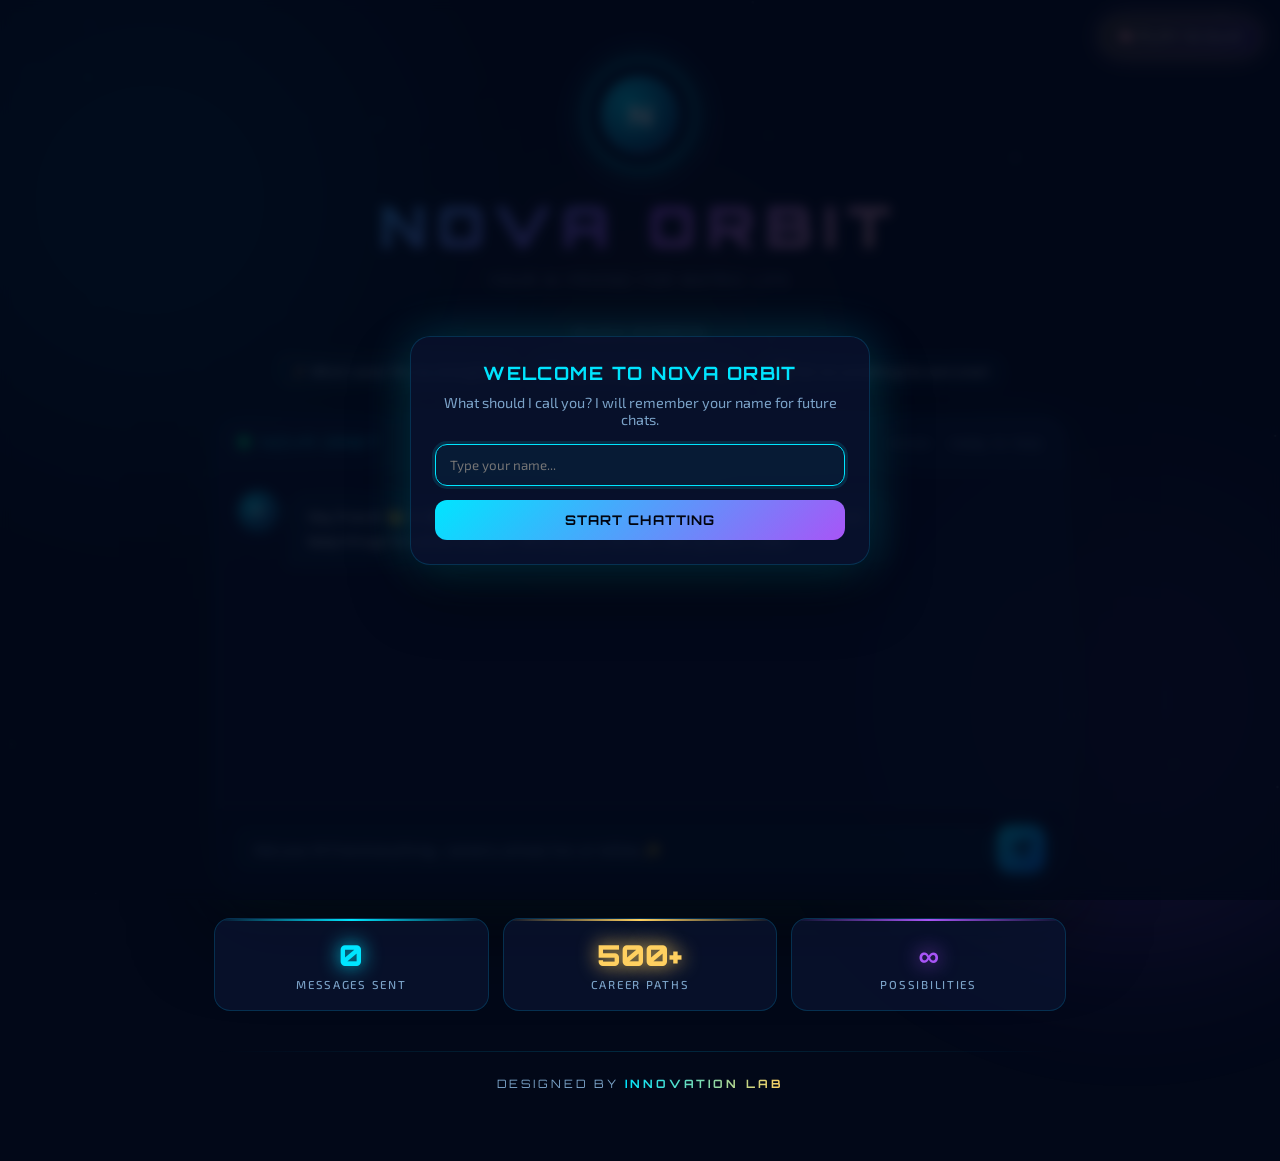
<file: index.html>
<!DOCTYPE html>
<html lang="en">
<head>
  <meta charset="UTF-8" />
  <meta name="viewport" content="width=device-width, initial-scale=1.0" />
  <title>NOVA Orbit</title>
  <meta http-equiv="refresh" content="0; url=./nova-ai-friend.html" />
  <script>
    window.location.replace('./nova-ai-friend.html');
  </script>
</head>
<body>
  <p>Redirecting to NOVA Orbit...</p>
</body>
</html>
</file>
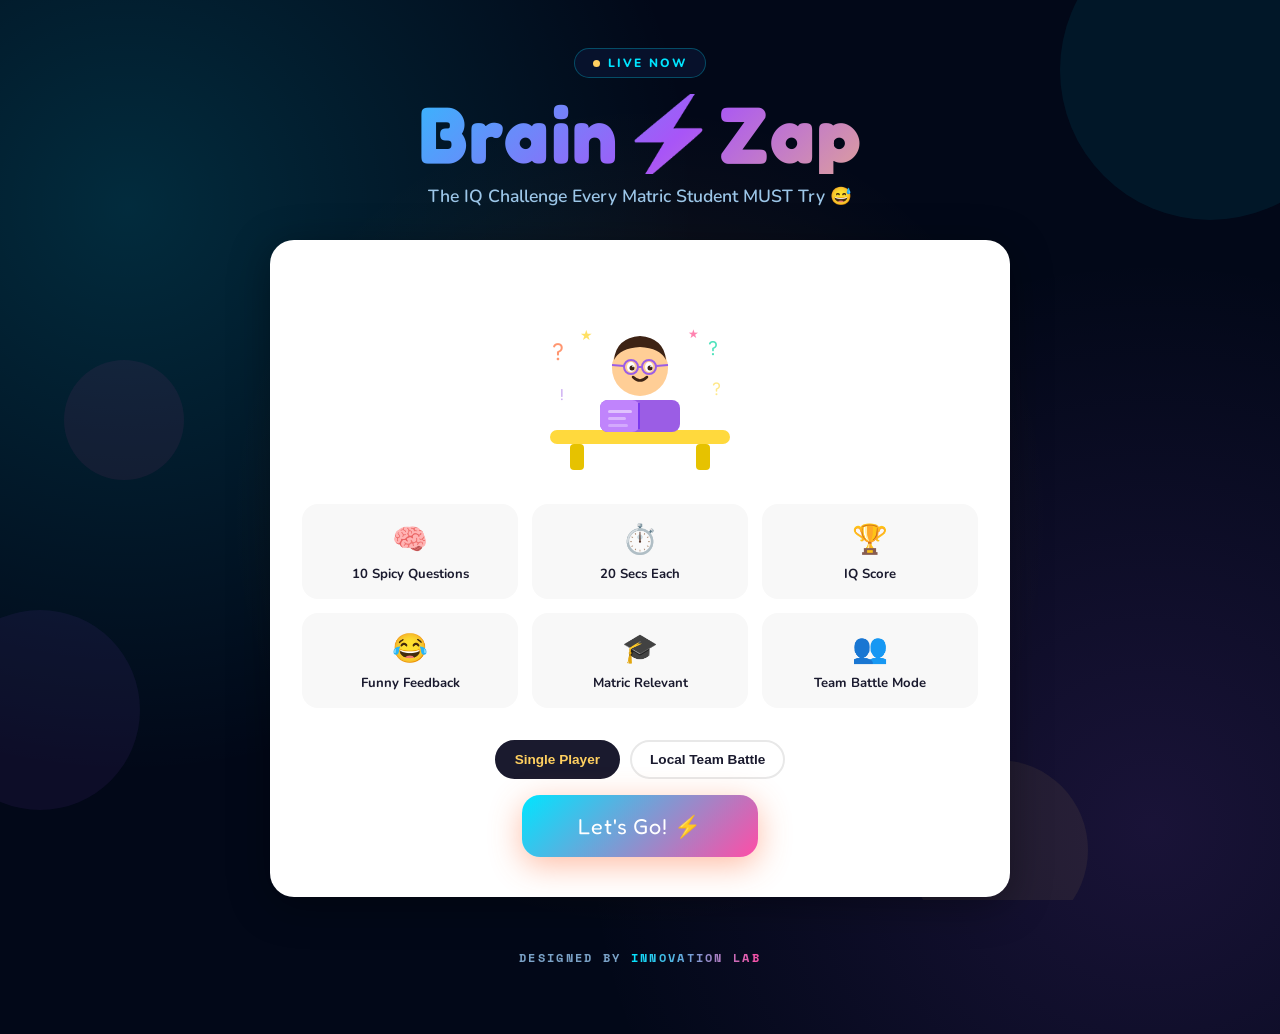
<file: iq-quiz-game.html>
<!DOCTYPE html>
<html lang="en">
<head>
<meta charset="UTF-8"/>
<meta name="viewport" content="width=device-width, initial-scale=1.0"/>
<title>BrainZap IQ – Matric Edition</title>
<link href="https://fonts.googleapis.com/css2?family=Fredoka+One&family=Nunito:wght@400;600;700;800;900&family=Space+Mono:wght@700&display=swap" rel="stylesheet"/>
<style>
  :root {
    --bg: #020818;
    --yellow: #ffd060;
    --orange: #00e5ff;
    --pink: #ff4da6;
    --teal: #00e5ff;
    --purple: #a855f7;
    --blue: #00b8ff;
    --dark: #1a1a2e;
    --card: #ffffff;
    --radius: 24px;
    --shadow: 0 8px 40px rgba(0,0,0,0.35);
  }

  * { margin:0; padding:0; box-sizing:border-box; }

  body {
    background: var(--bg);
    background-image:
      radial-gradient(circle at 10% 20%, rgba(0,229,255,0.16) 0%, transparent 40%),
      radial-gradient(circle at 90% 80%, rgba(168,85,247,0.14) 0%, transparent 40%),
      radial-gradient(circle at 50% 50%, rgba(255,208,96,0.10) 0%, transparent 50%);
    min-height: 100vh;
    font-family: 'Nunito', sans-serif;
    overflow-x: hidden;
  }

  /* ── Floating Shapes Background ── */
  .shape-bg { position:fixed; inset:0; pointer-events:none; z-index:0; overflow:hidden; }
  .shape {
    position:absolute;
    border-radius:50%;
    opacity:0.07;
    animation: floaty 8s ease-in-out infinite alternate;
  }
  .s1{width:300px;height:300px;background:var(--orange);top:-80px;right:-80px;animation-delay:0s;}
  .s2{width:200px;height:200px;background:var(--purple);bottom:10%;left:-60px;animation-delay:-3s;}
  .s3{width:180px;height:180px;background:var(--yellow);bottom:-40px;right:15%;animation-delay:-6s;}
  .s4{width:120px;height:120px;background:var(--pink);top:40%;left:5%;animation-delay:-2s;}
  @keyframes floaty {
    from{transform:translate(0,0) rotate(0deg);}
    to{transform:translate(20px,30px) rotate(15deg);}
  }

  /* ── Wrapper ── */
  .wrapper {
    position:relative; z-index:1;
    max-width:780px;
    margin:0 auto;
    padding:0 20px 60px;
  }

  /* ── Header ── */
  header {
    text-align:center;
    padding:48px 0 32px;
    animation: popIn 0.7s cubic-bezier(0.34,1.56,0.64,1) both;
  }

  .header-pill {
    display:inline-flex;
    align-items:center;
    gap:8px;
    background:rgba(10,20,50,0.75);
    color:var(--orange);
    border:1px solid rgba(0,229,255,0.28);
    padding:6px 18px;
    border-radius:999px;
    font-size:0.75rem;
    font-weight:800;
    letter-spacing:0.18em;
    text-transform:uppercase;
    margin-bottom:16px;
  }
  .header-pill .dot {
    width:7px;height:7px;border-radius:50%;background:var(--yellow);
    animation:pulse-dot 1.5s ease infinite;
  }
  @keyframes pulse-dot {
    0%,100%{transform:scale(1);opacity:1;}
    50%{transform:scale(1.5);opacity:0.6;}
  }

  h1 {
    font-family:'Fredoka One',cursive;
    font-size:clamp(2.8rem,8vw,5rem);
    background:linear-gradient(135deg,var(--orange) 0%,var(--purple) 55%,var(--yellow) 100%);
    -webkit-background-clip:text;
    -webkit-text-fill-color:transparent;
    background-clip:text;
    line-height:1;
    letter-spacing:0.02em;
  }
  h1 span.zap { color:var(--orange); display:inline-block; animation:wiggle 2s ease-in-out infinite; }
  @keyframes wiggle {
    0%,90%,100%{transform:rotate(0deg);}
    92%{transform:rotate(-6deg);}
    96%{transform:rotate(6deg);}
  }

  .subtitle {
    font-size:1.1rem;
    color:#9cc6e8;
    margin-top:10px;
    font-weight:600;
  }

  /* ── Score / Timer bar ── */
  .hud {
    display:flex;
    gap:14px;
    margin:0 0 24px;
    animation: slideIn 0.6s ease 0.3s both;
  }
  .hud-card {
    flex:1;
    background:var(--card);
    border-radius:16px;
    padding:14px 20px;
    display:flex;
    align-items:center;
    gap:12px;
    box-shadow: var(--shadow);
    border: 2px solid transparent;
  }
  .hud-card.timer-card { border-color:var(--orange); }
  .hud-card.score-card { border-color:var(--teal); }
  .hud-card.q-card { border-color:var(--purple); }
  .hud-icon { font-size:1.6rem; }
  .hud-label { font-size:0.7rem; text-transform:uppercase; letter-spacing:0.12em; color:#999; font-weight:700; }
  .hud-val {
    font-family:'Space Mono',monospace;
    font-size:1.4rem;
    font-weight:700;
    color:var(--dark);
    line-height:1;
  }
  .hud-val.timer-val { color:var(--orange); }
  .hud-val.score-val { color:var(--teal); }
  .hud-val.q-val    { color:var(--purple); }

  /* progress bar */
  .progress-wrap {
    height:8px;
    background:#e8e8e8;
    border-radius:999px;
    margin-bottom:24px;
    overflow:hidden;
  }
  .progress-fill {
    height:100%;
    background:linear-gradient(90deg,var(--teal),var(--blue));
    border-radius:999px;
    transition:width 0.5s cubic-bezier(0.34,1.2,0.64,1);
    position:relative;
  }
  .progress-fill::after {
    content:'';
    position:absolute;
    right:0;top:0;bottom:0;
    width:20px;
    background:linear-gradient(90deg,transparent,rgba(255,255,255,0.6));
    animation:shimmer 1.5s ease infinite;
  }
  @keyframes shimmer{from{opacity:0;}50%{opacity:1;}to{opacity:0;}}

  /* ── Question Card ── */
  #quiz-area { animation: popIn 0.5s cubic-bezier(0.34,1.4,0.64,1) both; }

  .q-card {
    background:var(--card);
    border-radius:var(--radius);
    padding:32px;
    box-shadow:var(--shadow);
    margin-bottom:20px;
    position:relative;
    overflow:hidden;
    border:2px solid #f0f0f0;
  }
  .q-card::before {
    content:'';
    position:absolute;
    top:0;left:0;right:0;
    height:5px;
    background:var(--qcolor,var(--yellow));
    border-radius:var(--radius) var(--radius) 0 0;
  }

  .q-category {
    display:inline-flex;
    align-items:center;
    gap:6px;
    font-size:0.72rem;
    font-weight:800;
    text-transform:uppercase;
    letter-spacing:0.15em;
    padding:4px 12px;
    border-radius:999px;
    margin-bottom:14px;
    background:rgba(0,0,0,0.06);
    color:#555;
  }

  /* Illustration area */
  .illustration {
    display:flex;
    justify-content:center;
    margin:16px 0 20px;
  }
  .illustration svg { filter:drop-shadow(0 8px 20px rgba(0,0,0,0.12)); }

  .q-text {
    font-family:'Fredoka One',cursive;
    font-size:clamp(1.25rem,3vw,1.65rem);
    color:var(--dark);
    line-height:1.35;
    text-align:center;
    margin-bottom:28px;
  }

  /* options grid */
  .options {
    display:grid;
    grid-template-columns:1fr 1fr;
    gap:12px;
  }
  .opt-btn {
    background:#f8f8f8;
    border:2.5px solid #e8e8e8;
    border-radius:16px;
    padding:14px 18px;
    font-family:'Nunito',sans-serif;
    font-size:0.95rem;
    font-weight:700;
    color:var(--dark);
    cursor:pointer;
    transition:all 0.2s;
    text-align:left;
    position:relative;
    overflow:hidden;
    display:flex;
    align-items:center;
    gap:10px;
    line-height:1.3;
  }
  .opt-letter {
    min-width:30px;height:30px;
    border-radius:50%;
    background:var(--dark);
    color:#fff;
    display:flex;align-items:center;justify-content:center;
    font-size:0.78rem;
    font-weight:800;
    font-family:'Space Mono',monospace;
    flex-shrink:0;
    transition:background 0.2s;
  }
  .opt-btn:hover:not(:disabled) {
    border-color:var(--blue);
    background:#fff;
    transform:translateY(-3px);
    box-shadow:0 6px 24px rgba(76,201,240,0.25);
  }
  .opt-btn:hover:not(:disabled) .opt-letter { background:var(--blue); }
  .opt-btn:active:not(:disabled) { transform:translateY(-1px); }

  .opt-btn.correct {
    background:#e6fff5;
    border-color:var(--teal);
    animation:correct-flash 0.5s ease;
  }
  .opt-btn.correct .opt-letter { background:var(--teal); }
  .opt-btn.wrong {
    background:#fff0f5;
    border-color:var(--pink);
    animation:shake 0.5s ease;
  }
  .opt-btn.wrong .opt-letter { background:var(--pink); }
  .opt-btn:disabled { cursor:default; }

  @keyframes correct-flash {
    0%{transform:scale(1);}
    30%{transform:scale(1.04);}
    100%{transform:scale(1);}
  }
  @keyframes shake {
    0%,100%{transform:translateX(0);}
    20%{transform:translateX(-6px);}
    40%{transform:translateX(6px);}
    60%{transform:translateX(-4px);}
    80%{transform:translateX(4px);}
  }

  /* feedback pill */
  .feedback-pill {
    margin-top:18px;
    padding:12px 20px;
    border-radius:14px;
    font-size:0.9rem;
    font-weight:700;
    text-align:center;
    opacity:0;
    transform:translateY(8px);
    transition:all 0.3s;
    display:none;
  }
  .feedback-pill.show {
    display:block;
    opacity:1;
    transform:translateY(0);
  }
  .feedback-pill.yay { background:#e6fff5; color:#00a86b; }
  .feedback-pill.nope { background:#fff0f5; color:#cc1254; }

  /* next btn */
  #next-btn {
    width:100%;
    padding:16px;
    border:none;
    border-radius:16px;
    background:linear-gradient(135deg,var(--purple),var(--pink));
    color:#fff;
    font-family:'Fredoka One',cursive;
    font-size:1.2rem;
    letter-spacing:0.05em;
    cursor:pointer;
    margin-top:14px;
    display:none;
    box-shadow:0 6px 28px rgba(155,93,229,0.4);
    transition:all 0.2s;
    position:relative;
    overflow:hidden;
  }
  #next-btn::after {
    content:'';
    position:absolute;
    inset:0;
    background:linear-gradient(90deg,transparent 30%,rgba(255,255,255,0.2),transparent 70%);
    transform:translateX(-100%);
    animation:btn-shine 2s ease 0.5s infinite;
  }
  @keyframes btn-shine { to{transform:translateX(200%);} }
  #next-btn:hover { transform:translateY(-3px); box-shadow:0 10px 36px rgba(155,93,229,0.5); }
  #next-btn:active { transform:translateY(-1px); }
  #next-btn.show { display:block; animation:popIn 0.4s cubic-bezier(0.34,1.56,0.64,1) both; }

  /* ── Results Screen ── */
  #results-screen {
    display:none;
    text-align:center;
    animation:popIn 0.7s cubic-bezier(0.34,1.4,0.64,1) both;
  }

  .result-card {
    background:var(--card);
    border-radius:var(--radius);
    padding:40px 32px;
    box-shadow:var(--shadow);
    border:2px solid #f0f0f0;
    position:relative;
    overflow:hidden;
  }
  .result-card::before {
    content:'';
    position:absolute;
    top:0;left:0;right:0;bottom:0;
    background:linear-gradient(135deg,rgba(255,217,61,0.05),rgba(155,93,229,0.05));
  }

  .result-emoji { font-size:5rem; display:block; margin-bottom:12px; animation:bounceIn 0.8s cubic-bezier(0.34,1.8,0.64,1) 0.3s both; }
  @keyframes bounceIn { from{transform:scale(0) rotate(-20deg);}to{transform:scale(1) rotate(0deg);} }

  .result-title {
    font-family:'Fredoka One',cursive;
    font-size:clamp(1.8rem,5vw,3rem);
    color:var(--dark);
    margin-bottom:8px;
  }
  .result-subtitle { font-size:1rem; color:#777; font-weight:600; margin-bottom:24px; }

  .iq-display {
    display:inline-block;
    background:var(--dark);
    color:var(--yellow);
    font-family:'Space Mono',monospace;
    font-size:3.5rem;
    font-weight:700;
    padding:16px 40px;
    border-radius:20px;
    margin:16px 0;
    box-shadow:0 8px 32px rgba(26,26,46,0.35);
    position:relative;
    animation:countUp 1s ease 0.6s both;
  }
  @keyframes countUp {from{opacity:0;transform:scale(0.7);}to{opacity:1;transform:scale(1);}}
  .iq-label { font-family:'Nunito',sans-serif; font-size:0.65rem; letter-spacing:0.2em; text-transform:uppercase; display:block; color:rgba(255,217,61,0.7); margin-top:2px; }

  .score-breakdown {
    display:flex;
    justify-content:center;
    gap:20px;
    margin:24px 0;
    flex-wrap:wrap;
  }
  .score-chip {
    padding:10px 20px;
    border-radius:999px;
    font-weight:800;
    font-size:0.9rem;
  }
  .score-chip.right { background:#e6fff5; color:#00a86b; }
  .score-chip.wrong { background:#fff0f5; color:#cc1254; }

  .personality-box {
    background:linear-gradient(135deg,rgba(155,93,229,0.1),rgba(76,201,240,0.1));
    border:2px solid rgba(155,93,229,0.2);
    border-radius:18px;
    padding:20px;
    margin:20px 0;
    font-size:0.95rem;
    line-height:1.6;
    color:var(--dark);
    font-weight:600;
  }

  #restart-btn {
    background:linear-gradient(135deg,var(--orange),var(--yellow));
    color:var(--dark);
    border:none;
    border-radius:16px;
    padding:16px 48px;
    font-family:'Fredoka One',cursive;
    font-size:1.2rem;
    cursor:pointer;
    box-shadow:0 6px 28px rgba(255,107,53,0.4);
    transition:all 0.2s;
    margin-top:16px;
  }
  #restart-btn:hover { transform:translateY(-3px) scale(1.03); box-shadow:0 12px 36px rgba(255,107,53,0.5); }

  /* ── Confetti ── */
  .confetti-piece {
    position:fixed;
    width:10px; height:10px;
    top:-10px;
    animation:confetti-fall linear forwards;
    z-index:999;
    border-radius:2px;
  }
  @keyframes confetti-fall {
    to { transform:translateY(110vh) rotate(720deg); opacity:0; }
  }

  /* ── Intro screen ── */
  #intro-screen {
    text-align:center;
    animation:popIn 0.7s cubic-bezier(0.34,1.4,0.64,1) 0.2s both;
  }
  .intro-card {
    background:var(--card);
    border-radius:var(--radius);
    padding:40px 32px;
    box-shadow:var(--shadow);
    margin-bottom:20px;
  }
  .intro-illustration { margin:20px 0 28px; }
  .intro-features {
    display:grid;
    grid-template-columns:repeat(3,1fr);
    gap:14px;
    margin:24px 0 32px;
  }
  .feat {
    padding:16px;
    background:#f8f8f8;
    border-radius:16px;
    font-size:0.82rem;
    font-weight:700;
    color:var(--dark);
  }
  .feat-icon { font-size:1.8rem; display:block; margin-bottom:6px; }

  .mode-switch {
    display:flex;
    gap:10px;
    justify-content:center;
    margin:4px 0 16px;
    flex-wrap:wrap;
  }
  .mode-btn {
    border:2px solid #e8e8e8;
    background:#fff;
    border-radius:999px;
    padding:10px 18px;
    font-weight:800;
    font-size:0.85rem;
    cursor:pointer;
    color:var(--dark);
  }
  .mode-btn.active {
    background:var(--dark);
    color:var(--yellow);
    border-color:var(--dark);
  }
  .team-setup {
    display:none;
    grid-template-columns:1fr 1fr;
    gap:12px;
    margin:0 0 22px;
  }
  .team-setup.show { display:grid; }
  .team-setup input {
    border:2px solid #ececec;
    border-radius:12px;
    padding:12px 14px;
    font-size:0.95rem;
    font-weight:700;
    font-family:'Nunito',sans-serif;
  }
  .turn-badge {
    display:none;
    text-align:center;
    margin:0 0 14px;
    font-weight:800;
    color:var(--dark);
    background:#fff7db;
    border:2px solid var(--yellow);
    border-radius:12px;
    padding:8px 12px;
  }
  .turn-badge.show { display:block; }

  #start-btn {
    background:linear-gradient(135deg,var(--orange),var(--pink));
    color:#fff;
    border:none;
    border-radius:18px;
    padding:18px 56px;
    font-family:'Fredoka One',cursive;
    font-size:1.35rem;
    cursor:pointer;
    box-shadow:0 8px 32px rgba(255,107,53,0.45);
    transition:all 0.22s;
    letter-spacing:0.04em;
  }
  #start-btn:hover { transform:translateY(-4px) scale(1.04); box-shadow:0 14px 42px rgba(255,107,53,0.55); }

  /* ── Footer ── */
  footer {
    text-align:center;
    padding:32px 0 8px;
    font-size:0.72rem;
    letter-spacing:0.2em;
    text-transform:uppercase;
    color:#7ba3c8;
    font-weight:700;
    font-family:'Space Mono',monospace;
  }
  footer strong {
    background:linear-gradient(90deg,var(--orange),var(--pink));
    -webkit-background-clip:text;
    -webkit-text-fill-color:transparent;
    background-clip:text;
  }

  /* Utility */
  @keyframes popIn {
    from{opacity:0;transform:scale(0.88) translateY(16px);}
    to{opacity:1;transform:scale(1) translateY(0);}
  }
  @keyframes slideIn {
    from{opacity:0;transform:translateY(-16px);}
    to{opacity:1;transform:translateY(0);}
  }
  @media(max-width:560px){
    .options{grid-template-columns:1fr;}
    .intro-features{grid-template-columns:1fr 1fr;}
    .score-breakdown{gap:10px;}
  }
</style>
</head>
<body>

<div class="shape-bg">
  <div class="shape s1"></div>
  <div class="shape s2"></div>
  <div class="shape s3"></div>
  <div class="shape s4"></div>
</div>

<div class="wrapper">

  <header>
    <div class="header-pill"><span class="dot"></span> Live Now</div>
    <h1>Brain<span class="zap">⚡</span>Zap</h1>
    <p class="subtitle">The IQ Challenge Every Matric Student MUST Try 😅</p>
  </header>

  <!-- ── INTRO ── -->
  <div id="intro-screen">
    <div class="intro-card">
      <div class="intro-illustration">
        <svg width="220" height="170" viewBox="0 0 220 170" xmlns="http://www.w3.org/2000/svg">
          <!-- Desk -->
          <rect x="20" y="130" width="180" height="14" rx="7" fill="#FFD93D"/>
          <rect x="40" y="144" width="14" height="26" rx="4" fill="#e6c200"/>
          <rect x="166" y="144" width="14" height="26" rx="4" fill="#e6c200"/>
          <!-- Book -->
          <rect x="70" y="100" width="80" height="32" rx="8" fill="#9B5DE5"/>
          <rect x="70" y="100" width="40" height="32" rx="8" fill="#c084fc"/>
          <rect x="108" y="103" width="2" height="26" fill="#7c3aed"/>
          <!-- Lines on book -->
          <rect x="78" y="110" width="24" height="3" rx="1.5" fill="rgba(255,255,255,0.5)"/>
          <rect x="78" y="117" width="18" height="3" rx="1.5" fill="rgba(255,255,255,0.4)"/>
          <rect x="78" y="124" width="20" height="3" rx="1.5" fill="rgba(255,255,255,0.3)"/>
          <!-- Student head -->
          <circle cx="110" cy="68" r="28" fill="#FFDAB9"/>
          <circle cx="110" cy="68" r="28" fill="#FFB347" opacity="0.3"/>
          <!-- Hair -->
          <path d="M84 60 Q86 38 110 36 Q134 38 136 60 Q130 48 110 47 Q90 48 84 60Z" fill="#3d2314"/>
          <!-- Eyes -->
          <ellipse cx="101" cy="67" rx="4" ry="5" fill="white"/>
          <ellipse cx="119" cy="67" rx="4" ry="5" fill="white"/>
          <circle cx="102" cy="68" r="2.5" fill="#3d2314"/>
          <circle cx="120" cy="68" r="2.5" fill="#3d2314"/>
          <circle cx="103" cy="66.5" r="0.8" fill="white"/>
          <circle cx="121" cy="66.5" r="0.8" fill="white"/>
          <!-- Smile -->
          <path d="M103 77 Q110 84 117 77" stroke="#3d2314" stroke-width="2.5" fill="none" stroke-linecap="round"/>
          <!-- Glasses -->
          <circle cx="101" cy="67" r="7" fill="none" stroke="#9B5DE5" stroke-width="2"/>
          <circle cx="119" cy="67" r="7" fill="none" stroke="#9B5DE5" stroke-width="2"/>
          <line x1="108" y1="67" x2="112" y2="67" stroke="#9B5DE5" stroke-width="2"/>
          <line x1="82" y1="65" x2="94" y2="66" stroke="#9B5DE5" stroke-width="2"/>
          <line x1="126" y1="66" x2="138" y2="65" stroke="#9B5DE5" stroke-width="2"/>
          <!-- Question marks floating -->
          <text x="22" y="60" font-size="24" fill="#FF6B35" opacity="0.7" font-family="Fredoka One,cursive">?</text>
          <text x="178" y="55" font-size="20" fill="#06D6A0" opacity="0.7" font-family="Fredoka One,cursive">?</text>
          <text x="30" y="100" font-size="16" fill="#9B5DE5" opacity="0.5" font-family="Fredoka One,cursive">!</text>
          <text x="182" y="95" font-size="18" fill="#FFD93D" opacity="0.6" font-family="Fredoka One,cursive">?</text>
          <!-- Stars -->
          <text x="50" y="40" font-size="14" fill="#FFD93D" opacity="0.8">★</text>
          <text x="158" y="38" font-size="12" fill="#FF4E8E" opacity="0.7">★</text>
        </svg>
      </div>
      <div class="intro-features">
        <div class="feat"><span class="feat-icon">🧠</span>10 Spicy Questions</div>
        <div class="feat"><span class="feat-icon">⏱️</span>20 Secs Each</div>
        <div class="feat"><span class="feat-icon">🏆</span>IQ Score</div>
        <div class="feat"><span class="feat-icon">😂</span>Funny Feedback</div>
        <div class="feat"><span class="feat-icon">🎓</span>Matric Relevant</div>
        <div class="feat"><span class="feat-icon">👥</span>Team Battle Mode</div>
      </div>
      <div class="mode-switch">
        <button class="mode-btn active" id="single-btn" onclick="setGameMode('single')">Single Player</button>
        <button class="mode-btn" id="multi-btn" onclick="setGameMode('multi')">Local Team Battle</button>
      </div>
      <div class="team-setup" id="team-setup">
        <input id="team-one-name" type="text" maxlength="24" value="Team 1" aria-label="Team 1 Name"/>
        <input id="team-two-name" type="text" maxlength="24" value="Team 2" aria-label="Team 2 Name"/>
      </div>
      <button id="start-btn" onclick="startQuiz()">Let's Go! ⚡</button>
    </div>
  </div>

  <!-- ── QUIZ ── -->
  <div id="quiz-area" style="display:none;">
    <div class="turn-badge" id="turn-badge">Turn: Team 1</div>
    <!-- HUD -->
    <div class="hud">
      <div class="hud-card timer-card">
        <span class="hud-icon">⏱️</span>
        <div>
          <div class="hud-label">Time Left</div>
          <div class="hud-val timer-val" id="timer-display">20</div>
        </div>
      </div>
      <div class="hud-card score-card">
        <span class="hud-icon">⭐</span>
        <div>
          <div class="hud-label">Score</div>
          <div class="hud-val score-val" id="score-display">0</div>
        </div>
      </div>
      <div class="hud-card q-card">
        <span class="hud-icon">📝</span>
        <div>
          <div class="hud-label">Question</div>
          <div class="hud-val q-val" id="q-display">1/10</div>
        </div>
      </div>
    </div>
    <div class="progress-wrap">
      <div class="progress-fill" id="progress-fill" style="width:10%"></div>
    </div>

    <!-- Question card -->
    <div class="q-card" id="question-card">
      <div class="q-category" id="q-category">🧪 Science</div>
      <div class="illustration" id="q-illustration"></div>
      <div class="q-text" id="q-text">Question loads here</div>
      <div class="options" id="q-options"></div>
      <div class="feedback-pill" id="feedback-pill"></div>
    </div>
    <button id="next-btn" onclick="nextQuestion()">Next Question →</button>
  </div>

  <!-- ── RESULTS ── -->
  <div id="results-screen">
    <div class="result-card">
      <span class="result-emoji" id="result-emoji">🧠</span>
      <div class="result-title" id="result-title">Genius Alert!</div>
      <div class="result-subtitle" id="result-subtitle">Your brain just flexed on everyone</div>
      <div class="iq-display" id="iq-display">
        <span id="iq-number">120</span>
        <span class="iq-label">Brain Zap IQ Score</span>
      </div>
      <div class="score-breakdown">
        <span class="score-chip right" id="correct-chip">✓ 8 Correct</span>
        <span class="score-chip wrong" id="wrong-chip">✗ 2 Wrong</span>
      </div>
      <div class="personality-box" id="personality-box">Loading your brain profile...</div>
      <button id="restart-btn" onclick="restartQuiz()">🔁 Try Again (I dare you)</button>
    </div>
  </div>

  <footer>Designed by <strong>Innovation Lab</strong></footer>
</div>

<script>
/* ══════════════ QUIZ DATA ══════════════ */
const questions = [
  {
    category: "🧪 Science",
    color: "#06D6A0",
    q: "What gas do plants absorb during photosynthesis? (Don't Google it 😤)",
    opts: ["Oxygen", "Carbon Dioxide", "Nitrogen", "Helium (to fly away)"],
    ans: 1,
    fun: "✅ CO₂! Plants basically eat our problems. Legends! 🌿",
    sad: "❌ It's Carbon Dioxide! Plants eat what we breathe out. Wild, right? 🌱",
    svg: `<svg width="180" height="140" viewBox="0 0 180 140" xmlns="http://www.w3.org/2000/svg">
      <ellipse cx="90" cy="125" rx="60" ry="12" fill="rgba(0,0,0,0.1)"/>
      <!-- Pot -->
      <path d="M60 105 L65 130 L115 130 L120 105Z" fill="#c2623f"/>
      <rect x="55" y="100" width="70" height="12" rx="6" fill="#d4724f"/>
      <!-- Soil -->
      <ellipse cx="90" cy="106" rx="30" ry="8" fill="#6b3a2a"/>
      <!-- Stem -->
      <path d="M90 100 Q85 80 90 60 Q95 40 90 20" stroke="#2d7a2d" stroke-width="5" fill="none" stroke-linecap="round"/>
      <!-- Leaves -->
      <ellipse cx="75" cy="75" rx="20" ry="10" fill="#3dba3d" transform="rotate(-30 75 75)"/>
      <ellipse cx="105" cy="60" rx="22" ry="10" fill="#4dca4d" transform="rotate(25 105 60)"/>
      <ellipse cx="78" cy="45" rx="16" ry="8" fill="#3dba3d" transform="rotate(-15 78 45)"/>
      <!-- CO2 bubbles -->
      <circle cx="30" cy="50" r="12" fill="rgba(255,107,53,0.15)" stroke="#FF6B35" stroke-width="1.5"/>
      <text x="30" y="54" text-anchor="middle" font-size="8" fill="#FF6B35" font-weight="bold">CO₂</text>
      <circle cx="145" cy="65" r="14" fill="rgba(255,107,53,0.15)" stroke="#FF6B35" stroke-width="1.5"/>
      <text x="145" y="70" text-anchor="middle" font-size="8" fill="#FF6B35" font-weight="bold">CO₂</text>
      <!-- Sun -->
      <circle cx="150" cy="22" r="16" fill="#FFD93D" opacity="0.9"/>
      <line x1="150" y1="2" x2="150" y2="-2" stroke="#FFD93D" stroke-width="3"/>
      <line x1="165" y1="10" x2="169" y2="7" stroke="#FFD93D" stroke-width="3"/>
      <line x1="170" y1="22" x2="174" y2="22" stroke="#FFD93D" stroke-width="3"/>
    </svg>`
  },
  {
    category: "😂 Real Life Maths",
    color: "#FF6B35",
    q: "Your mom gives you R50. A gatsby costs R35. Bunny chow is R40. Which can you afford?",
    opts: ["The gatsby 🥖", "The bunny chow 🍛", "Cry quietly 😭", "Both if you run fast enough"],
    ans: 0,
    fun: "✅ Gatsby it is! R50 - R35 = R15 for cooldrink. Mathematics in the wild 🧮",
    sad: "❌ Gatsby! Maths said so: R50 > R35 and R50 < R40. Hunger wins otherwise 😅",
    svg: `<svg width="180" height="140" viewBox="0 0 180 140" xmlns="http://www.w3.org/2000/svg">
      <!-- Table -->
      <rect x="20" y="110" width="140" height="10" rx="4" fill="#c8a882"/>
      <rect x="35" y="120" width="8" height="20" rx="3" fill="#b8986e"/>
      <rect x="137" y="120" width="8" height="20" rx="3" fill="#b8986e"/>
      <!-- Plate -->
      <ellipse cx="90" cy="112" rx="45" ry="10" fill="#e8e8e8"/>
      <ellipse cx="90" cy="110" rx="40" ry="8" fill="#f5f5f5"/>
      <!-- Gatsby (sub roll) -->
      <ellipse cx="90" cy="95" rx="38" ry="12" fill="#d4a44c"/>
      <ellipse cx="90" cy="88" rx="38" ry="10" fill="#e8b85c"/>
      <!-- Fillings -->
      <rect x="58" y="91" width="64" height="6" rx="2" fill="#d94f2b" opacity="0.9"/>
      <rect x="58" y="91" width="64" height="3" rx="2" fill="#e86b3f"/>
      <!-- Price tag -->
      <rect x="130" y="50" width="45" height="26" rx="8" fill="#9B5DE5"/>
      <text x="152" y="60" text-anchor="middle" font-size="9" fill="white" font-weight="bold">R35</text>
      <text x="152" y="72" text-anchor="middle" font-size="7" fill="rgba(255,255,255,0.7)">GATSBY</text>
      <!-- Coin R50 -->
      <circle cx="35" cy="60" r="22" fill="#FFD93D" stroke="#e6c200" stroke-width="2"/>
      <text x="35" y="56" text-anchor="middle" font-size="9" fill="#7a5c00" font-weight="bold">R50</text>
      <text x="35" y="68" text-anchor="middle" font-size="7" fill="#7a5c00">ZAR</text>
      <!-- Arrow -->
      <path d="M57 63 L85 80" stroke="#555" stroke-width="2" stroke-dasharray="4,3" marker-end="url(#arr)"/>
      <defs><marker id="arr" markerWidth="6" markerHeight="6" refX="3" refY="3" orient="auto"><path d="M0,0 L6,3 L0,6Z" fill="#555"/></marker></defs>
    </svg>`
  },
  {
    category: "🌍 Geography",
    color: "#4CC9F0",
    q: "Which ocean does Cape Town sit next to? (No, 'the big blue one' is not an answer 😂)",
    opts: ["Indian Ocean", "Pacific Ocean", "Atlantic Ocean", "The Umhlanga Ocean 💀"],
    ans: 2,
    fun: "✅ Atlantic! Table Mountain watches over it. Beautiful and cold 🌊",
    sad: "❌ Atlantic Ocean! The Indian Ocean is on SA's east coast. Geography called 📚",
    svg: `<svg width="180" height="140" viewBox="0 0 180 140" xmlns="http://www.w3.org/2000/svg">
      <!-- Ocean waves -->
      <rect x="0" y="80" width="180" height="60" fill="#4CC9F0" rx="4"/>
      <path d="M0 85 Q22 75 45 85 Q68 95 90 85 Q112 75 135 85 Q158 95 180 85 L180 80 L0 80Z" fill="#7dd8f5"/>
      <!-- Table Mountain silhouette -->
      <path d="M30 80 L45 40 L80 40 L80 80Z" fill="#2d3a4a"/>
      <path d="M75 40 L90 20 L110 40Z" fill="#3d4a5a"/>
      <path d="M100 40 L130 40 L145 80 L90 80Z" fill="#2d3a4a"/>
      <!-- Flat top -->
      <rect x="45" y="38" width="35" height="5" rx="2" fill="#4d5a6a"/>
      <!-- Cloud -->
      <ellipse cx="67" cy="50" rx="25" ry="10" fill="rgba(255,255,255,0.5)"/>
      <ellipse cx="52" cy="53" rx="18" ry="9" fill="rgba(255,255,255,0.4)"/>
      <!-- Sun -->
      <circle cx="148" cy="30" r="18" fill="#FFD93D" opacity="0.95"/>
      <!-- SA flag colours strip -->
      <rect x="8" y="118" width="164" height="5" rx="2" fill="#007A4D"/>
      <rect x="8" y="123" width="164" height="4" rx="1" fill="#FFB612"/>
      <rect x="8" y="127" width="164" height="4" rx="1" fill="#DE3831"/>
    </svg>`
  },
  {
    category: "🧮 Pure Maths",
    color: "#9B5DE5",
    q: "If x² = 16, what is x? (Yes, the maths teacher is watching 👀)",
    opts: ["x = 4 only", "x = ±4", "x = 8", "x = whatever I feel like"],
    ans: 1,
    fun: "✅ ±4! Don't forget the negative root or your teacher will haunt you 👻",
    sad: "❌ It's ±4! Both +4 and -4 squared give 16. The negative matters! 😬",
    svg: `<svg width="180" height="140" viewBox="0 0 180 140" xmlns="http://www.w3.org/2000/svg">
      <!-- Chalkboard -->
      <rect x="15" y="15" width="150" height="90" rx="8" fill="#2d5a27"/>
      <rect x="20" y="20" width="140" height="80" rx="6" fill="#366b30"/>
      <!-- Chalk equations -->
      <text x="90" y="50" text-anchor="middle" font-size="20" fill="rgba(255,255,255,0.95)" font-family="Space Mono,monospace" font-weight="bold">x² = 16</text>
      <text x="90" y="72" text-anchor="middle" font-size="16" fill="#FFD93D" font-family="Space Mono,monospace">x = ±4</text>
      <text x="90" y="90" text-anchor="middle" font-size="11" fill="rgba(255,255,255,0.5)" font-family="Space Mono,monospace">∴ check both!</text>
      <!-- Chalk dust -->
      <rect x="15" y="105" width="150" height="8" rx="3" fill="#8B7355"/>
      <!-- Chalk pieces -->
      <rect x="30" y="108" width="18" height="6" rx="3" fill="#f0ead6"/>
      <rect x="55" y="109" width="12" height="5" rx="2.5" fill="#f0ead6"/>
      <!-- Question mark person -->
      <circle cx="154" cy="32" r="10" fill="#FFDAB9"/>
      <text x="154" y="37" text-anchor="middle" font-size="12" fill="#9B5DE5" font-weight="bold">?</text>
      <!-- Frame -->
      <rect x="12" y="12" width="156" height="96" rx="8" fill="none" stroke="#8B7355" stroke-width="4"/>
    </svg>`
  },
  {
    category: "😂 School Life",
    color: "#FF4E8E",
    q: "You haven't studied. The exam starts in 5 mins. What's your BEST move?",
    opts: ["Pray to the ancestors 🙏", "Copy from the smart kid", "Become a sangoma instead", "Write your name and hope for the best"],
    ans: 0,
    fun: "✅ Haha! At least prayer is free. And honestly? Sometimes it works 😂🙏",
    sad: "❌ LOL none of these are ideal… but prayer was probably the wisest 😂",
    svg: `<svg width="180" height="140" viewBox="0 0 180 140" xmlns="http://www.w3.org/2000/svg">
      <!-- Student panicking -->
      <!-- Chair and desk -->
      <rect x="100" y="95" width="65" height="8" rx="4" fill="#c8a882"/>
      <rect x="155" y="100" width="6" height="30" rx="3" fill="#b8986e"/>
      <rect x="108" y="100" width="6" height="30" rx="3" fill="#b8986e"/>
      <!-- Exam paper -->
      <rect x="108" y="70" width="52" height="30" rx="4" fill="white" stroke="#ddd" stroke-width="1.5"/>
      <text x="134" y="82" text-anchor="middle" font-size="8" fill="#333" font-weight="bold">EXAM</text>
      <line x1="116" y1="89" x2="152" y2="89" stroke="#ddd" stroke-width="1.5"/>
      <line x1="116" y1="93" x2="145" y2="93" stroke="#ddd" stroke-width="1.5"/>
      <!-- Student body -->
      <rect x="38" y="85" width="30" height="45" rx="8" fill="#4CC9F0"/>
      <!-- Head -->
      <circle cx="53" cy="72" r="22" fill="#FFDAB9"/>
      <!-- Panic hair -->
      <path d="M35 62 Q40 42 53 40 Q66 42 71 62" fill="#3d2314"/>
      <line x1="38" y1="55" x2="33" y2="48" stroke="#3d2314" stroke-width="3" stroke-linecap="round"/>
      <line x1="68" y1="53" x2="73" y2="46" stroke="#3d2314" stroke-width="3" stroke-linecap="round"/>
      <!-- Panic eyes -->
      <circle cx="45" cy="72" r="6" fill="white" stroke="#ccc" stroke-width="1"/>
      <circle cx="61" cy="72" r="6" fill="white" stroke="#ccc" stroke-width="1"/>
      <circle cx="45" cy="72" r="4" fill="#1a1a1a"/>
      <circle cx="61" cy="72" r="4" fill="#1a1a1a"/>
      <circle cx="44" cy="71" r="1.5" fill="white"/>
      <circle cx="60" cy="71" r="1.5" fill="white"/>
      <!-- Sweat drops -->
      <ellipse cx="76" cy="65" rx="4" ry="6" fill="#4CC9F0" opacity="0.7"/>
      <ellipse cx="79" cy="73" rx="3" ry="5" fill="#4CC9F0" opacity="0.5"/>
      <!-- Mouth open -->
      <path d="M45 82 Q53 90 61 82" fill="#cc5555"/>
      <!-- Panic stars -->
      <text x="10" y="50" font-size="18" fill="#FFD93D">✦</text>
      <text x="15" y="75" font-size="14" fill="#FF4E8E">✦</text>
      <text x="8" y="95" font-size="12" fill="#9B5DE5">✦</text>
      <!-- Clock -->
      <circle cx="150" cy="30" r="18" fill="white" stroke="#FF4E8E" stroke-width="2"/>
      <line x1="150" y1="30" x2="150" y2="16" stroke="#333" stroke-width="2"/>
      <line x1="150" y1="30" x2="160" y2="35" stroke="#FF4E8E" stroke-width="2.5"/>
      <circle cx="150" cy="30" r="2" fill="#333"/>
      <text x="150" y="56" text-anchor="middle" font-size="9" fill="#FF4E8E" font-weight="bold">5 MIN!</text>
    </svg>`
  },
  {
    category: "🔬 Life Science",
    color: "#06D6A0",
    q: "What is the powerhouse of the cell? (If you don't know this, we need to talk 😂)",
    opts: ["The nucleus", "The mitochondria", "The cell wall", "Eskom (when it's on)"],
    ans: 1,
    fun: "✅ MITOCHONDRIA! The most famous organelle in school history 💪",
    sad: "❌ MITOCHONDRIA is the powerhouse! Every student knows this… or should 😅",
    svg: `<svg width="180" height="140" viewBox="0 0 180 140" xmlns="http://www.w3.org/2000/svg">
      <!-- Cell membrane -->
      <ellipse cx="90" cy="75" rx="75" ry="58" fill="rgba(6,214,160,0.1)" stroke="#06D6A0" stroke-width="2.5" stroke-dasharray="6,3"/>
      <!-- Cytoplasm texture -->
      <circle cx="50" cy="55" r="6" fill="rgba(6,214,160,0.15)"/>
      <circle cx="130" cy="90" r="5" fill="rgba(6,214,160,0.15)"/>
      <circle cx="110" cy="45" r="4" fill="rgba(6,214,160,0.15)"/>
      <!-- Nucleus -->
      <ellipse cx="75" cy="85" rx="20" ry="18" fill="rgba(155,93,229,0.2)" stroke="#9B5DE5" stroke-width="2"/>
      <ellipse cx="75" cy="85" rx="10" ry="9" fill="#9B5DE5" opacity="0.7"/>
      <text x="75" y="60" text-anchor="middle" font-size="7" fill="#9B5DE5" font-weight="bold">NUCLEUS</text>
      <!-- Mitochondria (highlighted, glowing) -->
      <ellipse cx="115" cy="68" rx="30" ry="16" fill="rgba(255,107,53,0.2)" stroke="#FF6B35" stroke-width="2.5"/>
      <!-- Inner membrane folds -->
      <path d="M92 65 Q105 58 118 65 Q131 72 144 65" stroke="#FF6B35" stroke-width="1.5" fill="none" stroke-dasharray="3,2"/>
      <path d="M92 70 Q105 63 118 70 Q131 77 144 70" stroke="#FF6B35" stroke-width="1.5" fill="none" stroke-dasharray="3,2"/>
      <!-- Lightning bolt in mito -->
      <text x="115" y="72" text-anchor="middle" font-size="14" fill="#FFD93D">⚡</text>
      <!-- Label -->
      <text x="115" y="93" text-anchor="middle" font-size="7" fill="#FF6B35" font-weight="bold">MITOCHONDRIA</text>
      <!-- Glow effect -->
      <ellipse cx="115" cy="68" rx="34" ry="20" fill="none" stroke="rgba(255,107,53,0.3)" stroke-width="4"/>
    </svg>`
  },
  {
    category: "📚 English",
    color: "#4CC9F0",
    q: "What literary device is used in: 'The sun smiled down on Cape Town'?",
    opts: ["Simile", "Alliteration", "Personification", "The teacher confusing us"],
    ans: 2,
    fun: "✅ Personification! Giving human traits to non-human things. The sun doesn't have a mouth 😂",
    sad: "❌ Personification! The sun can't smile — it's not a person. Unless... 🌞",
    svg: `<svg width="180" height="140" viewBox="0 0 180 140" xmlns="http://www.w3.org/2000/svg">
      <!-- Open book -->
      <path d="M20 110 Q20 60 90 55 Q160 60 160 110Z" fill="#f0e6d3"/>
      <path d="M20 110 Q20 60 90 55 L90 115Z" fill="#e8d4b8"/>
      <path d="M160 110 Q160 60 90 55 L90 115Z" fill="#f5edd8"/>
      <!-- Book spine -->
      <rect x="87" y="55" width="6" height="60" fill="#c8a882"/>
      <!-- Text lines left page -->
      <line x1="32" y1="75" x2="83" y2="72" stroke="rgba(0,0,0,0.2)" stroke-width="2"/>
      <line x1="32" y1="83" x2="83" y2="80" stroke="rgba(0,0,0,0.2)" stroke-width="2"/>
      <line x1="32" y1="91" x2="83" y2="88" stroke="rgba(0,0,0,0.2)" stroke-width="2"/>
      <!-- Text lines right page -->
      <line x1="97" y1="72" x2="148" y2="75" stroke="rgba(0,0,0,0.2)" stroke-width="2"/>
      <line x1="97" y1="80" x2="148" y2="83" stroke="rgba(0,0,0,0.2)" stroke-width="2"/>
      <line x1="97" y1="88" x2="148" y2="91" stroke="rgba(0,0,0,0.2)" stroke-width="2"/>
      <!-- Sun character (personified) -->
      <circle cx="137" cy="32" r="20" fill="#FFD93D"/>
      <!-- Sun smile -->
      <path d="M129 36 Q137 43 145 36" stroke="#c8a800" stroke-width="2" fill="none" stroke-linecap="round"/>
      <!-- Sun eyes -->
      <circle cx="131" cy="28" r="2.5" fill="#c8a800"/>
      <circle cx="143" cy="28" r="2.5" fill="#c8a800"/>
      <!-- Sun rays -->
      <line x1="137" y1="8" x2="137" y2="2" stroke="#FFD93D" stroke-width="3"/>
      <line x1="155" y1="14" x2="160" y2="9" stroke="#FFD93D" stroke-width="3"/>
      <line x1="160" y1="32" x2="166" y2="32" stroke="#FFD93D" stroke-width="3"/>
      <line x1="119" y1="14" x2="114" y2="9" stroke="#FFD93D" stroke-width="3"/>
      <!-- Highlighted word -->
      <rect x="34" y="96" width="46" height="11" rx="4" fill="#FFD93D" opacity="0.5"/>
      <text x="57" y="105" text-anchor="middle" font-size="8" fill="#8B6914" font-weight="bold">personification</text>
    </svg>`
  },
  {
    category: "🏆 SA Knowledge",
    color: "#FFD93D",
    q: "Which South African won the Nobel Peace Prize in 1993?",
    opts: ["Thabo Mbeki", "Nelson Mandela & F.W. de Klerk", "Desmond Tutu", "Trevor Noah (he's funny enough)"],
    ans: 1,
    fun: "✅ Both Mandela AND De Klerk shared it! Teamwork — even from unlikely pairs 🕊️",
    sad: "❌ Mandela AND De Klerk both won it together! South African history is rich 🇿🇦",
    svg: `<svg width="180" height="140" viewBox="0 0 180 140" xmlns="http://www.w3.org/2000/svg">
      <!-- Trophy -->
      <path d="M65 95 Q65 120 90 120 Q115 120 115 95Z" fill="#FFD93D"/>
      <rect x="78" y="118" width="24" height="10" rx="4" fill="#e6b800"/>
      <rect x="70" y="128" width="40" height="8" rx="4" fill="#c8a000"/>
      <!-- Cup handles -->
      <path d="M65 75 Q45 75 45 90 Q45 105 65 105" stroke="#FFD93D" stroke-width="6" fill="none"/>
      <path d="M115 75 Q135 75 135 90 Q135 105 115 105" stroke="#FFD93D" stroke-width="6" fill="none"/>
      <!-- Cup body -->
      <path d="M65 55 L115 55 L118 100 Q90 110 62 100Z" fill="#FFD93D"/>
      <path d="M65 55 L115 55 L115 70 Q90 75 65 70Z" fill="#ffd020"/>
      <!-- Star in trophy -->
      <text x="90" y="88" text-anchor="middle" font-size="22" fill="#c8a000">★</text>
      <!-- Year ribbon -->
      <rect x="55" y="50" width="70" height="18" rx="9" fill="#007A4D"/>
      <text x="90" y="62" text-anchor="middle" font-size="9" fill="white" font-weight="bold">1993 • SA 🇿🇦</text>
      <!-- Stars -->
      <text x="25" y="45" font-size="16" fill="#FFD93D" opacity="0.7">★</text>
      <text x="145" y="45" font-size="16" fill="#FFD93D" opacity="0.7">★</text>
      <text x="22" y="75" font-size="12" fill="#FFD93D" opacity="0.5">✦</text>
      <text x="150" y="75" font-size="12" fill="#FFD93D" opacity="0.5">✦</text>
    </svg>`
  },
  {
    category: "🧮 Mental Maths",
    color: "#FF6B35",
    q: "QUICK! What is 15% of 200? You have 3 seconds in your head. GO! 🏃",
    opts: ["25", "30", "20", "I need my calculator, sir"],
    ans: 1,
    fun: "✅ 30! 10% = 20, 5% = 10, total = 30. Your brain is built different 🧠",
    sad: "❌ 30! 10% of 200 = 20, half of that = 10, add them: 30. Calculator next time 😂",
    svg: `<svg width="180" height="140" viewBox="0 0 180 140" xmlns="http://www.w3.org/2000/svg">
      <!-- Brain cartoon -->
      <ellipse cx="90" cy="65" rx="52" ry="45" fill="#ffb3c6"/>
      <!-- Brain folds -->
      <path d="M60 45 Q75 30 90 40 Q105 30 120 45" stroke="#e8809a" stroke-width="3" fill="none" stroke-linecap="round"/>
      <path d="M48 65 Q55 50 70 58" stroke="#e8809a" stroke-width="2.5" fill="none" stroke-linecap="round"/>
      <path d="M132 65 Q125 50 110 58" stroke="#e8809a" stroke-width="2.5" fill="none" stroke-linecap="round"/>
      <path d="M55 80 Q65 90 80 80 Q90 92 100 80 Q115 90 125 80" stroke="#e8809a" stroke-width="2.5" fill="none" stroke-linecap="round"/>
      <!-- Equation floating -->
      <rect x="30" y="18" width="120" height="28" rx="10" fill="#FF6B35" opacity="0.9"/>
      <text x="90" y="36" text-anchor="middle" font-size="14" fill="white" font-weight="bold" font-family="Space Mono,monospace">15% × 200 = ?</text>
      <!-- Lightning sparks -->
      <text x="22" y="65" font-size="20" fill="#FFD93D">⚡</text>
      <text x="145" y="65" font-size="20" fill="#FFD93D">⚡</text>
      <!-- Answer bubble -->
      <circle cx="90" cy="120" r="16" fill="#06D6A0"/>
      <text x="90" y="125" text-anchor="middle" font-size="14" fill="white" font-weight="bold" font-family="Space Mono,monospace">30</text>
      <!-- arrow -->
      <line x1="90" y1="110" x2="90" y2="104" stroke="#555" stroke-width="2" stroke-dasharray="3,2"/>
    </svg>`
  },
  {
    category: "😂 Fun & Logic",
    color: "#9B5DE5",
    q: "A teacher has 30 students. 15 study maths, 12 study science, 5 study both. How many study NEITHER? (This is the sneaky one 👀)",
    opts: ["5", "8", "3", "All of them (nobody wants to study)"],
    ans: 1,
    fun: "✅ 8! Using sets: 15+12-5=22 study at least one. 30-22=8 study neither. Venn diagrams win! 🎉",
    sad: "❌ It's 8! 15+12-5=22 study something. 30-22=8 study neither. Classic Venn diagram trick 😅",
    svg: `<svg width="180" height="140" viewBox="0 0 180 140" xmlns="http://www.w3.org/2000/svg">
      <!-- Venn diagram -->
      <circle cx="72" cy="80" r="45" fill="rgba(76,201,240,0.25)" stroke="#4CC9F0" stroke-width="2.5"/>
      <circle cx="108" cy="80" r="45" fill="rgba(155,93,229,0.25)" stroke="#9B5DE5" stroke-width="2.5"/>
      <!-- Labels -->
      <text x="52" y="75" text-anchor="middle" font-size="9" fill="#2d7ab8" font-weight="bold">MATHS</text>
      <text x="52" y="86" text-anchor="middle" font-size="10" fill="#2d7ab8" font-weight="bold">15</text>
      <text x="128" y="75" text-anchor="middle" font-size="9" fill="#6b2aae" font-weight="bold">SCI</text>
      <text x="128" y="86" text-anchor="middle" font-size="10" fill="#6b2aae" font-weight="bold">12</text>
      <text x="90" y="78" text-anchor="middle" font-size="9" fill="#555" font-weight="bold">BOTH</text>
      <text x="90" y="89" text-anchor="middle" font-size="10" fill="#555" font-weight="bold">5</text>
      <!-- Answer label outside -->
      <rect x="140" y="100" width="38" height="22" rx="8" fill="#FF6B35"/>
      <text x="159" y="112" text-anchor="middle" font-size="8" fill="white" font-weight="bold">NEITHER</text>
      <text x="159" y="118" text-anchor="middle" font-size="8" fill="white" font-weight="bold">= 8</text>
      <!-- Total -->
      <rect x="2" y="10" width="80" height="20" rx="6" fill="#FFD93D"/>
      <text x="42" y="23" text-anchor="middle" font-size="9" fill="#7a5c00" font-weight="bold">TOTAL: 30 Students</text>
    </svg>`
  }
];

/* ══════════════ STATE ══════════════ */
let currentQ = 0, score = 0, timer = 20, timerInterval, answered = false;
let gameMode = 'single';
let activeTeam = 0;
let teamNames = ['Team 1', 'Team 2'];
let teamScores = [0, 0];
const LETTERS = ['A','B','C','D'];

/* ══════════════ IQ PROFILES ══════════════ */
const profiles = [
  { min:0,  max:2,  emoji:'🐢', title:'Still Loading…', subtitle:'Your brain buffered a bit today', iq:72,  msg:'Listen, 2/10 is still 2 points you earned honestly. Maybe lay off TikTok for a week? Just one week. Your future self will thank you. 📱➡️📚' },
  { min:3,  max:4,  emoji:'🦆', title:'Getting Warmer!', subtitle:'Room temperature IQ, but rising', iq:88,  msg:'4/10? Look, you\'re not failing, you\'re just… finding your pace. Like loadshedding — you dim sometimes but you\'ll come back bright! 💡' },
  { min:5,  max:6,  emoji:'🦊', title:'Street Smart!', subtitle:'Book smart is overrated anyway', iq:103, msg:'5-6 correct! You\'ve got solid instincts. You might not remember every formula, but you\'d survive in the wild. That counts for something! 🌍' },
  { min:7,  max:8,  emoji:'🦅', title:'Above Average!', subtitle:'Your future career is calling', iq:118, msg:'7-8/10 — your matric certificate is going to be proud of you. You clearly actually opened a textbook at some point this year. Respect! 🎓' },
  { min:9,  max:9,  emoji:'🧠', title:'Big Brain Energy!', subtitle:'Top of the class vibes', iq:132, msg:'9/10?! You studied OR you\'re just naturally gifted. Either way universities are about to fight over you. Bursaries incoming! 💰🎓' },
  { min:10, max:10, emoji:'🚀', title:'Absolute Galaxy Brain!', subtitle:'Are you even human?', iq:145, msg:'PERFECT SCORE! You are the reason teachers still believe in matric students. Your brain runs on fibre optic while others are on ADSL. 🌟' }
];

/* ══════════════ FUNCTIONS ══════════════ */
function startQuiz() {
  if (gameMode === 'multi') {
    const teamOne = document.getElementById('team-one-name').value.trim();
    const teamTwo = document.getElementById('team-two-name').value.trim();
    teamNames[0] = teamOne || 'Team 1';
    teamNames[1] = teamTwo || 'Team 2';
    teamScores = [0, 0];
    activeTeam = 0;
  }

  document.getElementById('intro-screen').style.display = 'none';
  document.getElementById('quiz-area').style.display = 'block';
  updateHudForMode();
  loadQuestion();
}

function setGameMode(mode) {
  gameMode = mode;
  document.getElementById('single-btn').classList.toggle('active', mode === 'single');
  document.getElementById('multi-btn').classList.toggle('active', mode === 'multi');
  document.getElementById('team-setup').classList.toggle('show', mode === 'multi');
}

function updateHudForMode() {
  const scoreLabel = document.querySelector('.score-card .hud-label');
  const scoreDisplay = document.getElementById('score-display');
  const turnBadge = document.getElementById('turn-badge');

  if (gameMode === 'multi') {
    scoreLabel.textContent = 'Team Score';
    scoreDisplay.textContent = `${teamScores[0]} | ${teamScores[1]}`;
    turnBadge.textContent = `Turn: ${teamNames[activeTeam]}`;
    turnBadge.classList.add('show');
  } else {
    scoreLabel.textContent = 'Score';
    scoreDisplay.textContent = score;
    turnBadge.classList.remove('show');
  }
}

function loadQuestion() {
  answered = false;
  timer = 20;
  const q = questions[currentQ];

  document.getElementById('q-category').innerHTML = q.category;
  document.getElementById('q-category').style.background = q.color + '22';
  document.getElementById('q-category').style.color = q.color;
  document.getElementById('question-card').style.setProperty('--qcolor', q.color);
  document.getElementById('q-text').textContent = q.q;
  document.getElementById('q-illustration').innerHTML = q.svg;
  document.getElementById('q-display').textContent = `${currentQ+1}/10`;
  document.getElementById('progress-fill').style.width = `${((currentQ+1)/10)*100}%`;
  document.getElementById('timer-display').textContent = timer;
  updateHudForMode();
  document.getElementById('feedback-pill').className = 'feedback-pill';
  document.getElementById('next-btn').className = '';

  const optsEl = document.getElementById('q-options');
  optsEl.innerHTML = '';
  q.opts.forEach((opt, i) => {
    const btn = document.createElement('button');
    btn.className = 'opt-btn';
    btn.innerHTML = `<span class="opt-letter">${LETTERS[i]}</span>${opt}`;
    btn.onclick = () => selectAnswer(i);
    optsEl.appendChild(btn);
  });

  // Animate card
  const card = document.getElementById('question-card');
  card.style.animation = 'none';
  void card.offsetWidth;
  card.style.animation = 'popIn 0.45s cubic-bezier(0.34,1.4,0.64,1) both';

  clearInterval(timerInterval);
  timerInterval = setInterval(() => {
    timer--;
    document.getElementById('timer-display').textContent = timer;
    if (timer <= 5) document.getElementById('timer-display').style.color = '#FF4E8E';
    else document.getElementById('timer-display').style.color = 'var(--orange)';
    if (timer <= 0) {
      clearInterval(timerInterval);
      if (!answered) timeUp();
    }
  }, 1000);
}

function selectAnswer(idx) {
  if (answered) return;
  answered = true;
  clearInterval(timerInterval);
  const q = questions[currentQ];
  const btns = document.querySelectorAll('.opt-btn');
  btns.forEach(b => b.disabled = true);

  const pill = document.getElementById('feedback-pill');
  if (idx === q.ans) {
    if (gameMode === 'multi') {
      teamScores[activeTeam]++;
    } else {
      score++;
    }
    updateHudForMode();
    btns[idx].classList.add('correct');
    pill.textContent = gameMode === 'multi' ? `${teamNames[activeTeam]} got it! ${q.fun}` : q.fun;
    pill.className = 'feedback-pill yay show';
  } else {
    btns[idx].classList.add('wrong');
    btns[q.ans].classList.add('correct');
    pill.textContent = gameMode === 'multi' ? `${teamNames[activeTeam]} missed it. ${q.sad}` : q.sad;
    pill.className = 'feedback-pill nope show';
  }

  document.getElementById('next-btn').className = 'show';
}

function timeUp() {
  answered = true;
  const q = questions[currentQ];
  const btns = document.querySelectorAll('.opt-btn');
  btns.forEach(b => b.disabled = true);
  btns[q.ans].classList.add('correct');
  const pill = document.getElementById('feedback-pill');
  pill.textContent = gameMode === 'multi'
    ? `⏰ ${teamNames[activeTeam]} ran out of time! Correct answer: ${q.opts[q.ans]}`
    : `⏰ Time's up! The answer was: ${q.opts[q.ans]}`;
  pill.className = 'feedback-pill nope show';
  document.getElementById('next-btn').className = 'show';
}

function nextQuestion() {
  currentQ++;
  if (currentQ >= questions.length) {
    showResults();
  } else {
    if (gameMode === 'multi') activeTeam = activeTeam === 0 ? 1 : 0;
    loadQuestion();
  }
}

function showResults() {
  clearInterval(timerInterval);
  document.getElementById('quiz-area').style.display = 'none';
  document.getElementById('results-screen').style.display = 'block';

  const p = profiles.find(x => score >= x.min && score <= x.max) || profiles[0];
  if (gameMode === 'multi') {
    const teamOne = teamScores[0];
    const teamTwo = teamScores[1];
    const tie = teamOne === teamTwo;
    const winner = tie ? "It's a draw!" : `${teamOne > teamTwo ? teamNames[0] : teamNames[1]} Wins!`;
    document.getElementById('result-emoji').textContent = tie ? '🤝' : '🏆';
    document.getElementById('result-title').textContent = winner;
    document.getElementById('result-subtitle').textContent = 'Local Team Battle Results';
    document.getElementById('iq-number').textContent = `${Math.max(teamOne, teamTwo) * 10}`;
    document.querySelector('.iq-label').textContent = 'Top Team Battle Score';
    document.getElementById('correct-chip').textContent = `${teamNames[0]}: ${teamOne}`;
    document.getElementById('wrong-chip').textContent = `${teamNames[1]}: ${teamTwo}`;
    document.getElementById('personality-box').textContent = tie
      ? "That was tight! Run it back for the ultimate tiebreaker."
      : `${winner} Great teamwork and quick thinking. Switch captains next round to keep it spicy.`;
  } else {
    document.getElementById('result-emoji').textContent = p.emoji;
    document.getElementById('result-title').textContent = p.title;
    document.getElementById('result-subtitle').textContent = p.subtitle;
    document.getElementById('iq-number').textContent = p.iq;
    document.querySelector('.iq-label').textContent = 'Brain Zap IQ Score';
    document.getElementById('correct-chip').textContent = `✓ ${score} Correct`;
    document.getElementById('wrong-chip').textContent = `✗ ${10-score} Wrong`;
    document.getElementById('personality-box').textContent = p.msg;
  }

  launchConfetti();
}

function restartQuiz() {
  currentQ = 0; score = 0;
  activeTeam = 0;
  teamScores = [0, 0];
  document.getElementById('score-display').textContent = 0;
  document.getElementById('timer-display').textContent = 20;
  document.getElementById('results-screen').style.display = 'none';
  document.getElementById('quiz-area').style.display = 'block';
  updateHudForMode();
  loadQuestion();
}

/* ── Confetti ── */
function launchConfetti() {
  const colors = ['#FFD93D','#FF6B35','#FF4E8E','#06D6A0','#9B5DE5','#4CC9F0'];
  for (let i = 0; i < 70; i++) {
    setTimeout(() => {
      const p = document.createElement('div');
      p.className = 'confetti-piece';
      p.style.cssText = `
        left:${Math.random()*100}vw;
        background:${colors[Math.floor(Math.random()*colors.length)]};
        width:${6+Math.random()*10}px;
        height:${6+Math.random()*10}px;
        border-radius:${Math.random()>0.5?'50%':'2px'};
        animation-duration:${2.5+Math.random()*2}s;
        animation-delay:${Math.random()*0.5}s;
        opacity:${0.7+Math.random()*0.3};
      `;
      document.body.appendChild(p);
      setTimeout(() => p.remove(), 5000);
    }, i * 30);
  }
}
</script>
</body>
</html>
</file>
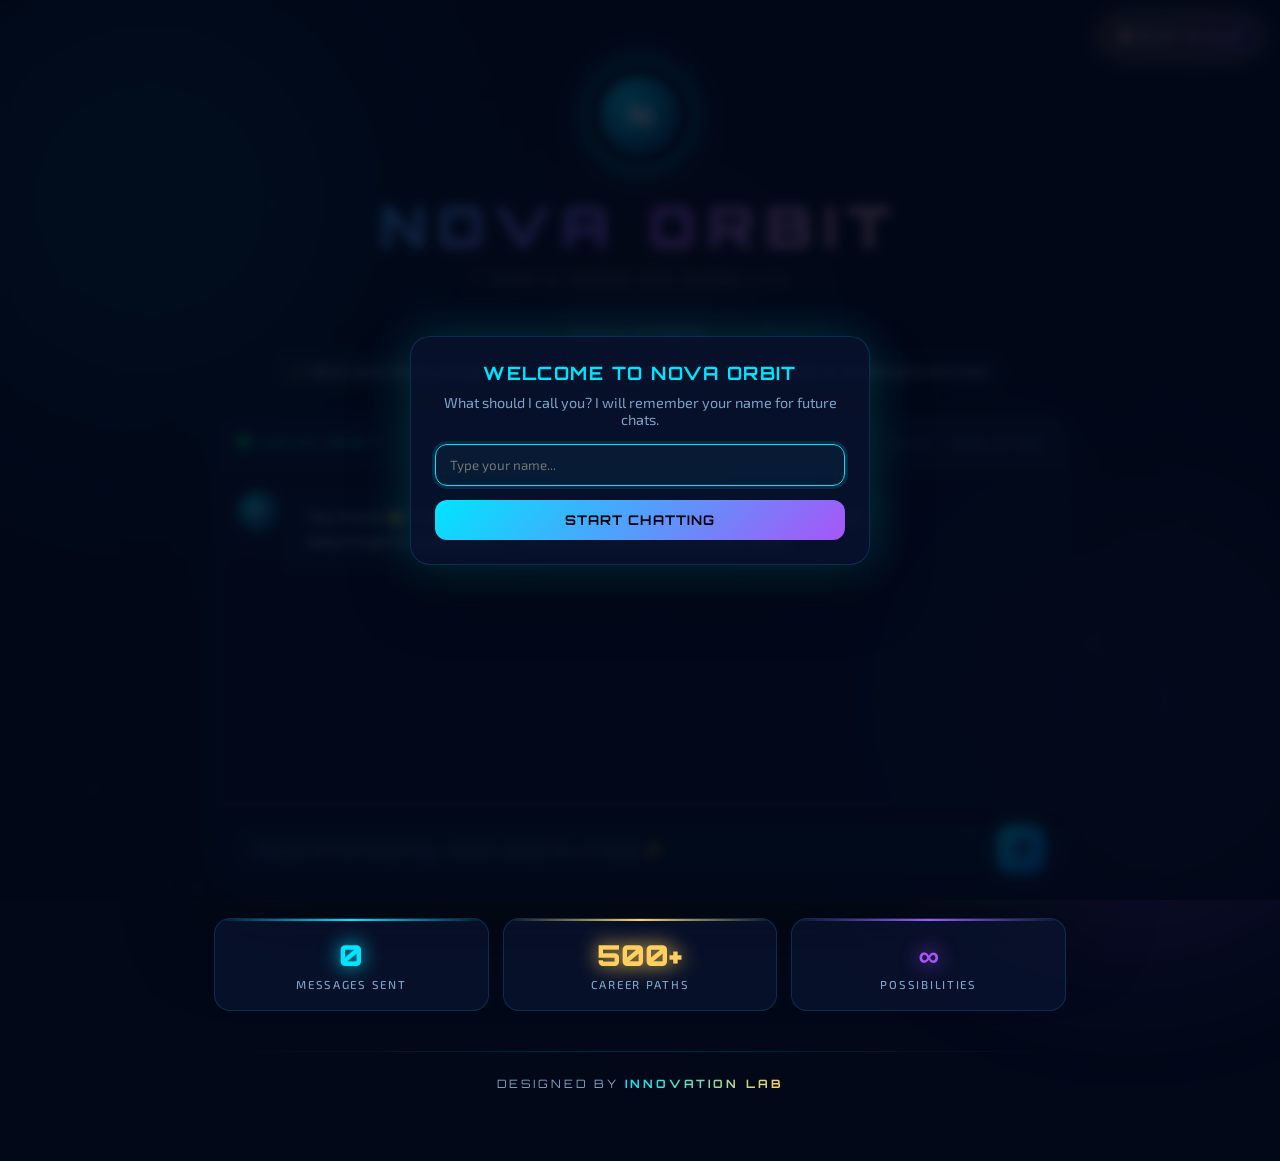
<file: nova-ai-friend.html>
<!DOCTYPE html>
<html lang="en">
<head>
<meta charset="UTF-8" />
<meta name="viewport" content="width=device-width, initial-scale=1.0"/>
<title>NOVA Orbit – Your AI Matric Friend</title>
<link href="https://fonts.googleapis.com/css2?family=Orbitron:wght@400;600;700;900&family=Exo+2:wght@300;400;500;600&family=Space+Mono&display=swap" rel="stylesheet"/>
<link rel="stylesheet" href="styles.css" />
</head>
<body>

<!-- Nebula backgrounds -->
<div class="nebula nebula-1"></div>
<div class="nebula nebula-2"></div>
<div class="nebula nebula-3"></div>

<!-- Starfield canvas -->
<canvas id="stars-canvas"></canvas>

<div class="wrapper">
  <a class="play-game-btn" href="iq-quiz-game.html" aria-label="Play IQ Quiz Game">🧠 Play IQ Quiz</a>

  <!-- ── HEADER ── -->
  <header>
    <div class="logo-ring">
      <div class="logo-inner">N</div>
    </div>
    <h1>NOVA ORBIT</h1>
    <p class="tagline">Your AI Friend for Matric Life</p>
  </header>

  <!-- ── PROMPT CHIPS ── -->
  <p class="chips-label">Quick starts</p>
  <div class="chips">
    <span class="chip career" onclick="sendChip(this.textContent)">🎓 Which career fits my strengths?</span>
    <span class="chip" onclick="sendChip(this.textContent)">🗣️ Ngicela ungikhulume isiZulu.</span>
    <span class="chip" onclick="sendChip(this.textContent)">😂 Tell me something fun and smart</span>
  </div>

  <!-- ── CHAT CARD ── -->
  <div class="chat-card">
    <!-- topbar -->
    <div class="chat-topbar">
      <div class="status-dot"></div>
      <span class="topbar-name">NOVA ORBIT</span>
      <span class="topbar-sub">online · ready to help</span>
    </div>

    <!-- messages -->
    <div id="chat-messages">
      <div class="msg">
        <div class="avatar avatar-nova">N</div>
        <div class="bubble bubble-nova">
          Hey friend! 👋 I'm <strong>NOVA Orbit</strong>. I can chat in English or isiZulu, help with careers, and keep things fun while we learn. What do you feel like talking about today?
        </div>
      </div>
    </div>

    <!-- input -->
    <div class="input-area">
      <textarea id="user-input" rows="1" placeholder="Ask your AI friend anything... careers, school, fun, or isiZulu ✨"
        onkeydown="if(event.key==='Enter'&&!event.shiftKey){event.preventDefault();sendMessage();}"></textarea>
      <button id="send-btn" onclick="sendMessage()" title="Send">
        <svg width="20" height="20" viewBox="0 0 24 24" fill="none" stroke="currentColor" stroke-width="2.5" stroke-linecap="round" stroke-linejoin="round">
          <line x1="22" y1="2" x2="11" y2="13"/><polygon points="22 2 15 22 11 13 2 9 22 2"/>
        </svg>
      </button>
    </div>
  </div>

  <!-- ── STATS ── -->
  <div class="stats-strip">
    <div class="stat-card" data-accent="cyan">
      <span class="stat-num" id="msg-count">0</span>
      <span class="stat-label">Messages Sent</span>
    </div>
    <div class="stat-card" data-accent="gold">
      <span class="stat-num">500+</span>
      <span class="stat-label">Career Paths</span>
    </div>
    <div class="stat-card" data-accent="violet">
      <span class="stat-num">∞</span>
      <span class="stat-label">Possibilities</span>
    </div>
  </div>

  <!-- ── FOOTER ── -->
  <footer>
    <div class="footer-line"></div>
    <p class="footer-brand">Designed by <strong>Innovation Lab</strong></p>
  </footer>

</div><!-- /wrapper -->

<!-- Name Modal -->
<div id="name-modal" class="name-modal hidden" role="dialog" aria-modal="true" aria-labelledby="name-modal-title">
  <div class="name-modal-card">
    <h2 id="name-modal-title">Welcome to NOVA Orbit</h2>
    <p>What should I call you? I will remember your name for future chats.</p>
    <input id="name-input" type="text" maxlength="40" placeholder="Type your name..." />
    <button id="save-name-btn" type="button">Start Chatting</button>
  </div>
</div>

<script src="script.js"></script>
</body>
</html>
</file>
<file: styles.css>
:root {
  --bg: #020818;
  --surface: rgba(10,20,50,0.7);
  --glass: rgba(0,200,255,0.06);
  --border: rgba(0,200,255,0.18);
  --cyan: #00e5ff;
  --gold: #ffd060;
  --violet: #a855f7;
  --pink: #ff4da6;
  --text: #e8f4ff;
  --muted: #7ba3c8;
  --glow-cyan: 0 0 30px rgba(0,229,255,0.4);
  --glow-gold: 0 0 30px rgba(255,208,96,0.4);
}

* { margin:0; padding:0; box-sizing:border-box; }

body {
  background: var(--bg);
  color: var(--text);
  font-family: 'Exo 2', sans-serif;
  min-height: 100vh;
  overflow-x: hidden;
  position: relative;
}

/* ── Starfield ── */
#stars-canvas {
  position: fixed;
  inset: 0;
  z-index: 0;
  pointer-events: none;
}

/* ── Nebula blobs ── */
.nebula {
  position: fixed;
  border-radius: 50%;
  filter: blur(100px);
  opacity: 0.18;
  pointer-events: none;
  z-index: 0;
  animation: drift 18s ease-in-out infinite alternate;
}
.nebula-1 { width:600px;height:600px;background:radial-gradient(circle,#00e5ff,transparent);top:-100px;left:-150px; }
.nebula-2 { width:500px;height:500px;background:radial-gradient(circle,#a855f7,transparent);bottom:-50px;right:-100px;animation-delay:-9s; }
.nebula-3 { width:400px;height:400px;background:radial-gradient(circle,#ffd060,transparent);top:40%;left:50%;transform:translate(-50%,-50%);animation-delay:-4s;opacity:0.10; }

@keyframes drift {
  from { transform: translate(0,0) scale(1); }
  to   { transform: translate(40px,60px) scale(1.08); }
}

/* ── Layout ── */
.wrapper {
  position: relative;
  z-index: 1;
  max-width: 900px;
  margin: 0 auto;
  padding: 0 24px 60px;
}

.play-game-btn {
  position: fixed;
  top: 18px;
  right: 20px;
  z-index: 8;
  display: inline-flex;
  align-items: center;
  gap: 8px;
  padding: 10px 16px;
  border-radius: 999px;
  border: 1px solid rgba(255, 208, 96, 0.55);
  background: linear-gradient(135deg, rgba(255, 208, 96, 0.24), rgba(168, 85, 247, 0.28));
  color: #fff4cc;
  text-decoration: none;
  font-family: 'Orbitron', sans-serif;
  font-size: 0.76rem;
  letter-spacing: 0.08em;
  text-transform: uppercase;
  box-shadow: 0 0 26px rgba(255, 208, 96, 0.35), 0 0 24px rgba(168, 85, 247, 0.26);
  backdrop-filter: blur(8px);
  transition: transform 0.2s, box-shadow 0.2s, border-color 0.2s;
}
.play-game-btn:hover {
  transform: translateY(-2px) scale(1.03);
  border-color: var(--gold);
  box-shadow: 0 0 32px rgba(255, 208, 96, 0.52), 0 0 28px rgba(168, 85, 247, 0.38);
}

/* ── Header ── */
header {
  text-align: center;
  padding: 60px 0 36px;
  animation: fadeDown 0.9s ease both;
}

.logo-ring {
  width: 110px; height: 110px;
  border-radius: 50%;
  border: 2px solid var(--cyan);
  display: flex; align-items: center; justify-content: center;
  margin: 0 auto 20px;
  position: relative;
  box-shadow: var(--glow-cyan), inset 0 0 30px rgba(0,229,255,0.12);
  animation: spin-slow 12s linear infinite;
}
.logo-ring::before, .logo-ring::after {
  content:'';
  position:absolute;
  border-radius:50%;
  border: 1px solid rgba(0,229,255,0.3);
}
.logo-ring::before { width:130px;height:130px; animation:spin-slow 8s linear infinite reverse; }
.logo-ring::after  { width:155px;height:155px; animation:spin-slow 14s linear infinite; border-color:rgba(168,85,247,0.3); }

@keyframes spin-slow { to { transform:rotate(360deg); } }

.logo-inner {
  width: 80px; height: 80px;
  border-radius: 50%;
  background: radial-gradient(circle at 35% 35%, #00e5ff, #0a1a4a);
  display: flex; align-items: center; justify-content: center;
  font-family: 'Orbitron', sans-serif;
  font-size: 28px; font-weight: 900;
  color: #fff;
  text-shadow: 0 0 20px var(--cyan);
  animation: spin-slow 12s linear infinite reverse;
}

h1 {
  font-family: 'Orbitron', sans-serif;
  font-size: clamp(2.2rem, 6vw, 3.6rem);
  font-weight: 900;
  letter-spacing: 0.18em;
  background: linear-gradient(135deg, #00e5ff 0%, #a855f7 50%, #ffd060 100%);
  -webkit-background-clip: text;
  -webkit-text-fill-color: transparent;
  background-clip: text;
  text-transform: uppercase;
}

.tagline {
  font-size: 1rem;
  color: var(--muted);
  letter-spacing: 0.12em;
  margin-top: 8px;
  font-weight: 300;
  text-transform: uppercase;
}

/* ── Suggestion chips ── */
.chips-label {
  font-size: 0.75rem;
  text-transform: uppercase;
  letter-spacing: 0.2em;
  color: var(--muted);
  text-align: center;
  margin-bottom: 14px;
  font-family: 'Orbitron', sans-serif;
}

.chips {
  display: flex;
  flex-wrap: wrap;
  gap: 10px;
  justify-content: center;
  margin-bottom: 28px;
  animation: fadeUp 1s ease 0.4s both;
}

.chip {
  padding: 8px 16px;
  border-radius: 999px;
  border: 1px solid var(--border);
  background: var(--glass);
  font-size: 0.82rem;
  cursor: pointer;
  color: var(--text);
  transition: all 0.25s;
  backdrop-filter: blur(10px);
  font-family: 'Exo 2', sans-serif;
  position: relative;
  overflow: hidden;
}
.chip::after {
  content:'';
  position:absolute;
  inset:0;
  background: linear-gradient(135deg, rgba(0,229,255,0.15), rgba(168,85,247,0.1));
  opacity:0;
  transition:opacity 0.25s;
}
.chip:hover { border-color:var(--cyan); color:var(--cyan); transform:translateY(-2px); box-shadow:var(--glow-cyan); }
.chip:hover::after { opacity:1; }
.chip.career { border-color:rgba(255,208,96,0.3); }
.chip.career:hover { border-color:var(--gold); color:var(--gold); box-shadow:var(--glow-gold); }

/* ── Chat window ── */
.chat-card {
  background: var(--surface);
  border: 1px solid var(--border);
  border-radius: 24px;
  backdrop-filter: blur(24px);
  overflow: hidden;
  box-shadow: 0 0 60px rgba(0,229,255,0.07), 0 40px 80px rgba(0,0,0,0.5);
  animation: fadeUp 1s ease 0.2s both;
}

.chat-topbar {
  display: flex;
  align-items: center;
  gap: 12px;
  padding: 16px 24px;
  border-bottom: 1px solid var(--border);
  background: rgba(0,229,255,0.04);
}
.status-dot {
  width: 10px; height: 10px;
  border-radius: 50%;
  background: #00ff88;
  box-shadow: 0 0 10px #00ff88;
  animation: pulse-dot 2s ease infinite;
}
@keyframes pulse-dot {
  0%,100% { opacity:1; transform:scale(1); }
  50% { opacity:0.6; transform:scale(1.3); }
}
.topbar-name {
  font-family: 'Orbitron', sans-serif;
  font-size: 0.9rem;
  letter-spacing:0.12em;
  color:var(--cyan);
}
.topbar-sub { font-size:0.72rem; color:var(--muted); margin-left:auto; font-family:'Space Mono',monospace; }

/* ── Messages ── */
#chat-messages {
  min-height: 340px;
  max-height: 420px;
  overflow-y: auto;
  padding: 24px;
  display: flex;
  flex-direction: column;
  gap: 18px;
  scroll-behavior: smooth;
}
#chat-messages::-webkit-scrollbar { width:4px; }
#chat-messages::-webkit-scrollbar-track { background:transparent; }
#chat-messages::-webkit-scrollbar-thumb { background:rgba(0,229,255,0.25); border-radius:4px; }

.msg {
  display: flex;
  gap: 12px;
  animation: msgIn 0.4s ease both;
}
@keyframes msgIn {
  from { opacity:0; transform:translateY(12px); }
  to   { opacity:1; transform:translateY(0); }
}

.msg.user { flex-direction: row-reverse; }

.avatar {
  width: 38px; height: 38px;
  border-radius: 50%;
  flex-shrink: 0;
  display: flex; align-items: center; justify-content: center;
  font-size: 0.85rem; font-weight: 700;
}
.avatar-nova {
  background: radial-gradient(circle at 35% 35%, #00e5ff, #1a0a4a);
  border: 1px solid var(--cyan);
  box-shadow: 0 0 12px rgba(0,229,255,0.4);
  font-family: 'Orbitron', sans-serif;
  color: #fff;
  font-size: 0.7rem;
  letter-spacing:0.05em;
}
.avatar-user {
  background: linear-gradient(135deg, #a855f7, #ff4da6);
  color: #fff;
  font-family: 'Orbitron', sans-serif;
  font-size:0.75rem;
}

.bubble {
  max-width: 75%;
  padding: 12px 18px;
  border-radius: 18px;
  font-size: 0.92rem;
  line-height: 1.6;
  position: relative;
}
.bubble-nova {
  background: rgba(0,229,255,0.06);
  border: 1px solid rgba(0,229,255,0.18);
  border-bottom-left-radius: 4px;
  color: var(--text);
}
.bubble-user {
  background: linear-gradient(135deg, rgba(168,85,247,0.25), rgba(255,77,166,0.15));
  border: 1px solid rgba(168,85,247,0.35);
  border-bottom-right-radius: 4px;
  color: #fff;
  text-align: right;
}
.illustration-card {
  margin-top: 10px;
  border-radius: 12px;
  overflow: hidden;
  border: 1px solid rgba(0,229,255,0.25);
  background: rgba(0,0,0,0.2);
}
.illustration-card img {
  width: 100%;
  height: auto;
  display: block;
}
.illustration-caption {
  padding: 8px 10px;
  font-size: 0.78rem;
  color: var(--muted);
  border-top: 1px solid rgba(0,229,255,0.15);
}

.typing-dots {
  display: flex; gap: 5px; align-items: center; padding: 4px 0;
}
.typing-dots span {
  width: 7px; height: 7px;
  border-radius: 50%;
  background: var(--cyan);
  animation: bounce 1.2s ease infinite;
}
.typing-dots span:nth-child(2) { animation-delay:0.2s; }
.typing-dots span:nth-child(3) { animation-delay:0.4s; }
@keyframes bounce {
  0%,80%,100% { transform:scale(0.7); opacity:0.5; }
  40% { transform:scale(1.2); opacity:1; }
}

/* ── Input bar ── */
.input-area {
  padding: 16px 20px;
  border-top: 1px solid var(--border);
  display: flex;
  gap: 10px;
  align-items: center;
  background: rgba(0,0,10,0.3);
}

#user-input {
  flex: 1;
  background: rgba(0,229,255,0.05);
  border: 1px solid rgba(0,229,255,0.2);
  border-radius: 14px;
  padding: 12px 18px;
  color: var(--text);
  font-family: 'Exo 2', sans-serif;
  font-size: 0.92rem;
  outline: none;
  transition: border-color 0.25s, box-shadow 0.25s;
  resize: none;
}
#user-input:focus {
  border-color: var(--cyan);
  box-shadow: 0 0 0 3px rgba(0,229,255,0.1);
}
#user-input::placeholder { color: var(--muted); }

#send-btn {
  width: 48px; height: 48px;
  border-radius: 14px;
  border: none;
  background: linear-gradient(135deg, var(--cyan), #0077ff);
  color: #000;
  font-size: 1.2rem;
  cursor: pointer;
  display: flex; align-items: center; justify-content: center;
  transition: all 0.2s;
  box-shadow: 0 0 20px rgba(0,229,255,0.35);
  flex-shrink: 0;
}
#send-btn:hover { transform:scale(1.08); box-shadow:0 0 30px rgba(0,229,255,0.6); }
#send-btn:active { transform:scale(0.96); }
#send-btn:disabled { opacity:0.4; cursor:not-allowed; transform:none; }

/* ── Stats strip ── */
.stats-strip {
  display: grid;
  grid-template-columns: repeat(3, 1fr);
  gap: 14px;
  margin-top: 28px;
  animation: fadeUp 1s ease 0.6s both;
}
.stat-card {
  background: var(--surface);
  border: 1px solid var(--border);
  border-radius: 16px;
  padding: 18px;
  text-align: center;
  backdrop-filter: blur(16px);
  transition: transform 0.25s, box-shadow 0.25s;
  position: relative;
  overflow: hidden;
}
.stat-card::before {
  content:'';
  position:absolute;
  top:0;left:0;right:0;
  height: 2px;
  background: linear-gradient(90deg, transparent, var(--accent), transparent);
}
.stat-card:hover { transform:translateY(-4px); }
.stat-card[data-accent="cyan"] { --accent:var(--cyan); }
.stat-card[data-accent="gold"] { --accent:var(--gold); }
.stat-card[data-accent="violet"]{ --accent:var(--violet); }
.stat-card:hover { box-shadow:0 8px 40px rgba(0,229,255,0.1); }

.stat-num {
  font-family: 'Orbitron', sans-serif;
  font-size: 1.8rem;
  font-weight: 900;
  color: var(--accent);
  text-shadow: 0 0 20px var(--accent);
  display: block;
}
.stat-label {
  font-size: 0.72rem;
  text-transform: uppercase;
  letter-spacing: 0.15em;
  color: var(--muted);
  margin-top: 4px;
  font-weight: 500;
}

/* ── Footer ── */
footer {
  text-align: center;
  padding: 40px 0 10px;
  animation: fadeUp 1s ease 0.8s both;
}
.footer-line {
  height: 1px;
  background: linear-gradient(90deg, transparent, var(--border), transparent);
  margin-bottom: 24px;
}
.footer-brand {
  font-family: 'Orbitron', sans-serif;
  font-size: 0.72rem;
  letter-spacing: 0.25em;
  color: var(--muted);
  text-transform: uppercase;
}
.footer-brand strong {
  background: linear-gradient(90deg, var(--cyan), var(--gold));
  -webkit-background-clip: text;
  -webkit-text-fill-color: transparent;
  background-clip: text;
  font-weight: 700;
}

/* ── Name modal ── */
.name-modal {
  position: fixed;
  inset: 0;
  z-index: 50;
  background: rgba(2, 8, 24, 0.82);
  backdrop-filter: blur(6px);
  display: flex;
  align-items: center;
  justify-content: center;
  padding: 20px;
}
.name-modal.hidden {
  display: none;
}
.name-modal-card {
  width: 100%;
  max-width: 460px;
  background: var(--surface);
  border: 1px solid var(--border);
  border-radius: 20px;
  padding: 24px;
  box-shadow: 0 0 50px rgba(0, 229, 255, 0.2), 0 30px 60px rgba(0, 0, 0, 0.45);
  text-align: center;
}
.name-modal-card h2 {
  font-family: 'Orbitron', sans-serif;
  font-size: 1.15rem;
  letter-spacing: 0.08em;
  color: var(--cyan);
  margin-bottom: 10px;
  text-transform: uppercase;
}
.name-modal-card p {
  color: var(--muted);
  font-size: 0.9rem;
  margin-bottom: 16px;
}
#name-input {
  width: 100%;
  border-radius: 12px;
  border: 1px solid rgba(0, 229, 255, 0.22);
  background: rgba(0, 229, 255, 0.05);
  color: var(--text);
  padding: 12px 14px;
  font-family: 'Exo 2', sans-serif;
  outline: none;
}
#name-input:focus {
  border-color: var(--cyan);
  box-shadow: 0 0 0 3px rgba(0, 229, 255, 0.12);
}
#save-name-btn {
  margin-top: 14px;
  width: 100%;
  border: none;
  border-radius: 12px;
  padding: 12px 16px;
  font-family: 'Orbitron', sans-serif;
  letter-spacing: 0.08em;
  text-transform: uppercase;
  background: linear-gradient(135deg, var(--cyan), var(--violet));
  color: #01040f;
  font-weight: 700;
  cursor: pointer;
}
#save-name-btn:hover {
  box-shadow: 0 0 22px rgba(0, 229, 255, 0.35);
}
/* ── Keyframes ── */
@keyframes fadeDown {
  from { opacity:0; transform:translateY(-24px); }
  to   { opacity:1; transform:translateY(0); }
}
@keyframes fadeUp {
  from { opacity:0; transform:translateY(24px); }
  to   { opacity:1; transform:translateY(0); }
}

/* Mobile */
@media(max-width:600px){
  .play-game-btn { top: 12px; right: 12px; font-size: 0.66rem; padding: 8px 12px; }
  .stats-strip { grid-template-columns: 1fr 1fr; }
  .stats-strip .stat-card:last-child { grid-column:span 2; }
  .chips { gap:8px; }
  .bubble { max-width:88%; }
}

/* Glow pulse on card */
.chat-card {
  animation: fadeUp 1s ease 0.2s both, card-glow 6s ease-in-out infinite;
}
@keyframes card-glow {
  0%,100% { box-shadow: 0 0 60px rgba(0,229,255,0.07), 0 40px 80px rgba(0,0,0,0.5); }
  50%      { box-shadow: 0 0 80px rgba(0,229,255,0.14), 0 40px 80px rgba(0,0,0,0.5); }
}
</file>
